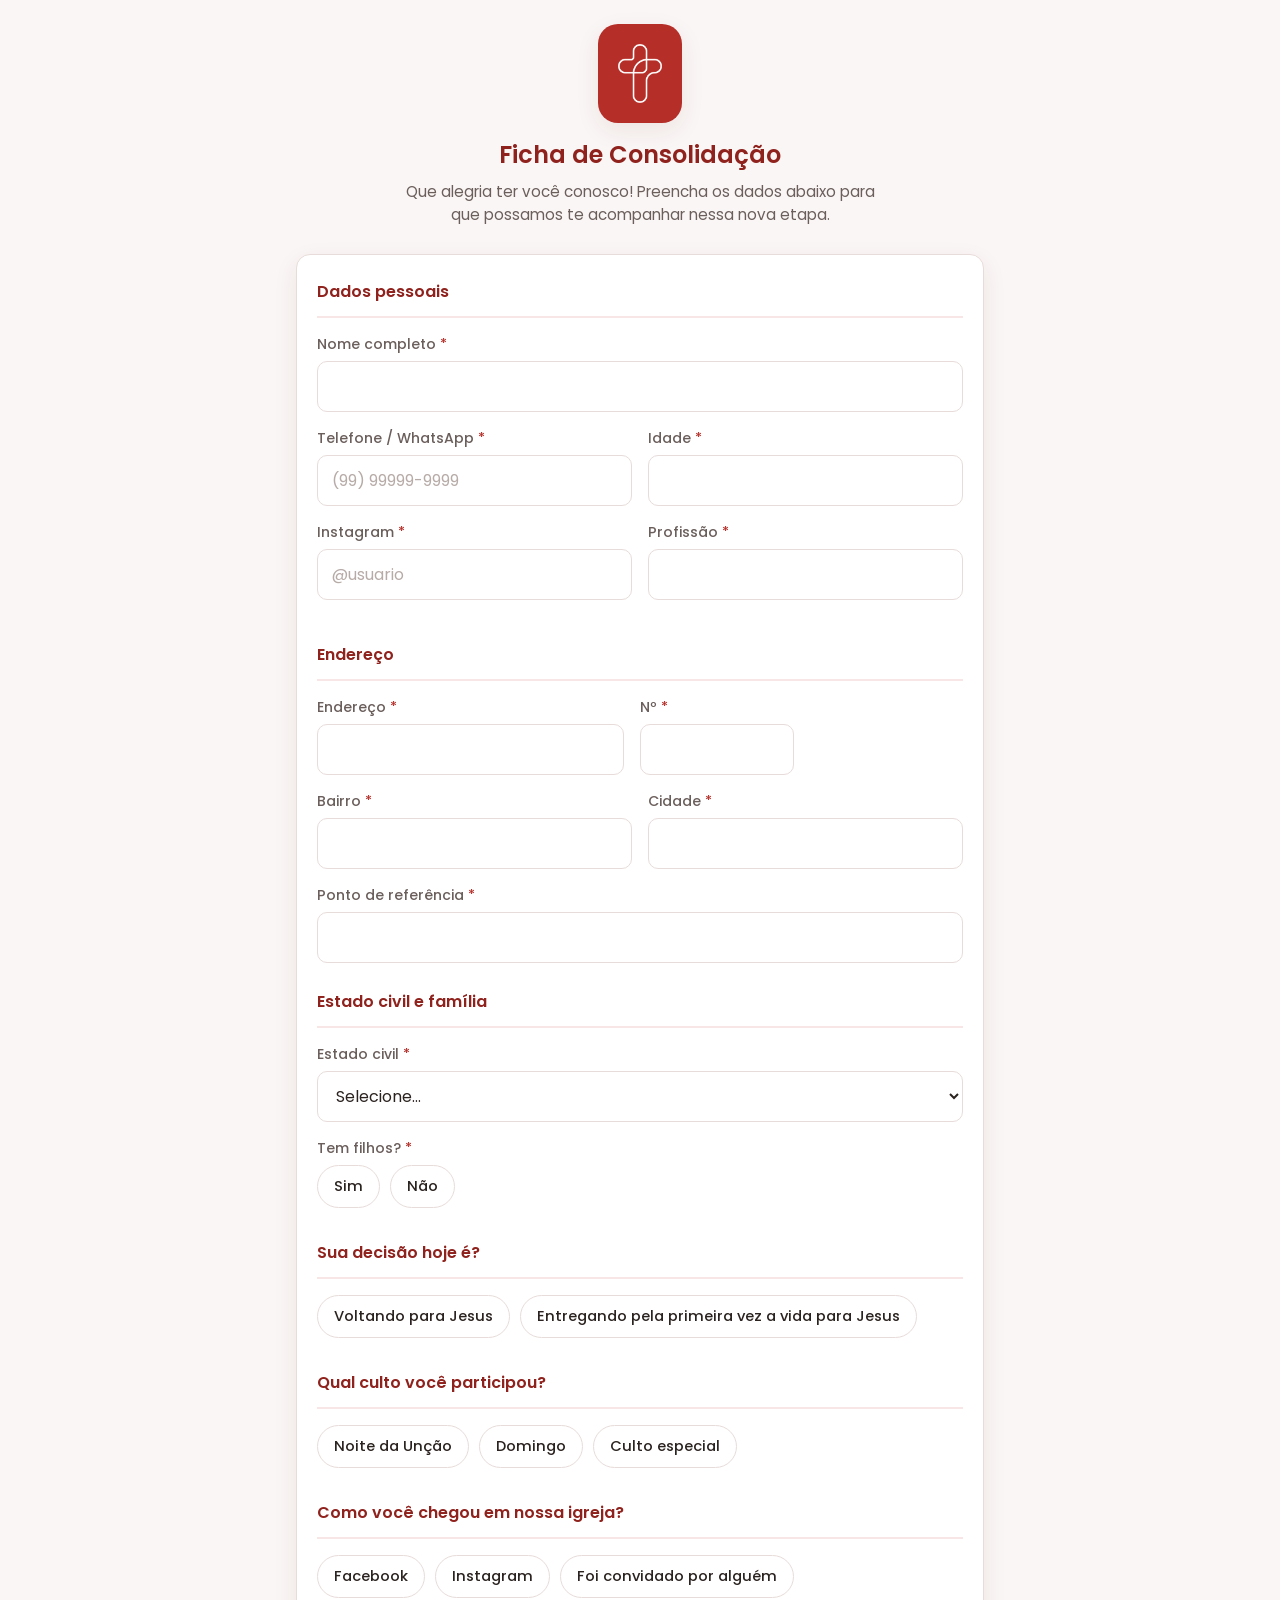
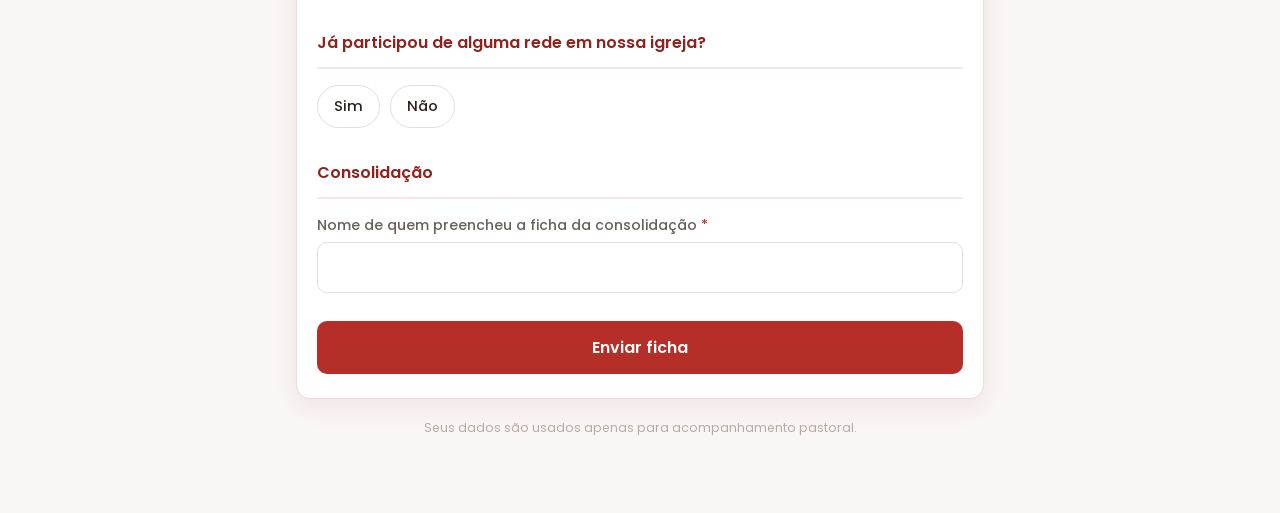
<file: index.html>
<!DOCTYPE html>
<html lang="pt-BR">
<head>
<meta charset="UTF-8">
<meta name="versao-site" content="2026-11-05.3">
<meta name="viewport" content="width=device-width, initial-scale=1.0">
<title>Ficha de Consolidação | Novos Convertidos</title>
<link rel="icon" href="assets/logo.png">
<link rel="preconnect" href="https://fonts.googleapis.com">
<link href="https://fonts.googleapis.com/css2?family=Poppins:wght@400;500;600;700&display=swap" rel="stylesheet">
<link rel="stylesheet" href="css/style.css?v=2026-11-05.3">
</head>
<body>

<div class="page">
  <div class="header">
    <img class="logo" src="assets/logo.png" alt="Logo da igreja">
    <h1>Ficha de Consolidação</h1>
    <p>Que alegria ter você conosco! Preencha os dados abaixo para que possamos te acompanhar nessa nova etapa.</p>
  </div>

  <div class="card" id="form-card">
    <div class="form-error-banner" id="form-error-banner">Verifique os campos destacados abaixo antes de continuar.</div>

    <form id="ficha-form" novalidate>

      <fieldset>
        <legend>Dados pessoais</legend>

        <div class="field">
          <label for="nome_completo">Nome completo <span class="req">*</span></label>
          <input type="text" id="nome_completo" name="nome_completo" required autocomplete="name">
          <div class="error-text">Informe o nome completo.</div>
        </div>

        <div class="row cols-2">
          <div class="field">
            <label for="telefone">Telefone / WhatsApp <span class="req">*</span></label>
            <input type="tel" id="telefone" name="telefone" placeholder="(99) 99999-9999" required inputmode="numeric">
            <div class="error-text">Informe o celular com DDD e o 9 na frente. Ex: (11) 98765-4321</div>
          </div>
          <div class="field">
            <label for="idade">Idade <span class="req">*</span></label>
            <input type="number" id="idade" name="idade" min="0" max="120" required inputmode="numeric">
            <div class="error-text">Informe a idade.</div>
          </div>
        </div>

        <div class="row cols-2">
          <div class="field">
            <label for="instagram">Instagram <span class="req">*</span></label>
            <input type="text" id="instagram" name="instagram" placeholder="@usuario" required>
            <div class="error-text">Informe o Instagram.</div>
          </div>
          <div class="field">
            <label for="profissao">Profissão <span class="req">*</span></label>
            <input type="text" id="profissao" name="profissao" required>
            <div class="error-text">Informe a profissão.</div>
          </div>
        </div>
      </fieldset>

      <fieldset>
        <legend>Endereço</legend>

        <div class="row cols-3">
          <div class="field">
            <label for="endereco">Endereço <span class="req">*</span></label>
            <input type="text" id="endereco" name="endereco" required>
            <div class="error-text">Informe o endereço.</div>
          </div>
          <div class="field">
            <label for="numero">Nº <span class="req">*</span></label>
            <input type="text" id="numero" name="numero" inputmode="numeric" required>
            <div class="error-text">Informe o número.</div>
          </div>
        </div>

        <div class="row cols-2">
          <div class="field">
            <label for="bairro">Bairro <span class="req">*</span></label>
            <input type="text" id="bairro" name="bairro" required>
            <div class="error-text">Informe o bairro.</div>
          </div>
          <div class="field">
            <label for="cidade">Cidade <span class="req">*</span></label>
            <input type="text" id="cidade" name="cidade" required>
            <div class="error-text">Informe a cidade.</div>
          </div>
        </div>

        <div class="field">
          <label for="ponto_referencia">Ponto de referência <span class="req">*</span></label>
          <input type="text" id="ponto_referencia" name="ponto_referencia" required>
          <div class="error-text">Informe o ponto de referência.</div>
        </div>
      </fieldset>

      <fieldset>
        <legend>Estado civil e família</legend>

        <div class="field">
          <label for="estado_civil">Estado civil <span class="req">*</span></label>
          <select id="estado_civil" name="estado_civil" required>
            <option value="" disabled selected>Selecione...</option>
            <option value="Solteiro(a)">Solteiro(a)</option>
            <option value="Casado(a)">Casado(a)</option>
            <option value="União estável">União estável</option>
            <option value="Viúvo(a)">Viúvo(a)</option>
            <option value="Divorciado(a)">Divorciado(a)</option>
          </select>
          <div class="error-text">Selecione o estado civil.</div>
        </div>

        <div class="field">
          <label>Tem filhos? <span class="req">*</span></label>
          <div class="choice-group" data-radio-group="tem_filhos">
            <label class="choice">
              <input type="radio" name="tem_filhos" value="Sim" required>
              <span>Sim</span>
            </label>
            <label class="choice">
              <input type="radio" name="tem_filhos" value="Não">
              <span>Não</span>
            </label>
          </div>
          <div class="error-text">Selecione uma opção.</div>

          <div class="conditional" id="cond-quantos-filhos">
            <div class="field">
              <label for="quantos_filhos">Quantos? <span class="req">*</span></label>
              <input type="number" id="quantos_filhos" name="quantos_filhos" min="1" max="30" inputmode="numeric">
              <div class="error-text">Informe quantos filhos.</div>
            </div>
          </div>
        </div>
      </fieldset>

      <fieldset>
        <legend>Sua decisão hoje é?</legend>

        <div class="field">
          <div class="choice-group" data-radio-group="decisao">
            <label class="choice">
              <input type="radio" name="decisao" value="Voltando para Jesus" required>
              <span>Voltando para Jesus</span>
            </label>
            <label class="choice">
              <input type="radio" name="decisao" value="Entregando pela primeira vez a vida para Jesus">
              <span>Entregando pela primeira vez a vida para Jesus</span>
            </label>
          </div>
          <div class="error-text">Selecione uma opção.</div>
        </div>
      </fieldset>

      <fieldset>
        <legend>Qual culto você participou?</legend>

        <div class="field">
          <div class="choice-group" data-radio-group="culto">
            <label class="choice">
              <input type="radio" name="culto" value="Noite da Unção" required>
              <span>Noite da Unção</span>
            </label>
            <label class="choice">
              <input type="radio" name="culto" value="Domingo">
              <span>Domingo</span>
            </label>
            <label class="choice">
              <input type="radio" name="culto" value="Culto especial">
              <span>Culto especial</span>
            </label>
          </div>
          <div class="error-text">Selecione uma opção.</div>

          <div class="conditional" id="cond-culto-uncao">
            <div class="field">
              <label>Qual dia?</label>
              <div class="choice-group" data-radio-group="dia_uncao">
                <label class="choice">
                  <input type="radio" name="dia_uncao" value="Quarta">
                  <span>Quarta</span>
                </label>
                <label class="choice">
                  <input type="radio" name="dia_uncao" value="Quinta">
                  <span>Quinta</span>
                </label>
              </div>
              <div class="error-text">Selecione o dia.</div>
            </div>
          </div>

          <div class="conditional" id="cond-culto-domingo">
            <div class="field">
              <label>Qual horário?</label>
              <div class="choice-group" data-radio-group="horario_domingo">
                <label class="choice">
                  <input type="radio" name="horario_domingo" value="10h">
                  <span>10h</span>
                </label>
                <label class="choice">
                  <input type="radio" name="horario_domingo" value="16h">
                  <span>16h</span>
                </label>
                <label class="choice">
                  <input type="radio" name="horario_domingo" value="19h">
                  <span>19h</span>
                </label>
              </div>
              <div class="error-text">Selecione o horário.</div>
            </div>
          </div>

          <div class="conditional" id="cond-culto-especial">
            <div class="field">
              <label>Qual culto?</label>
              <div class="choice-group" data-radio-group="opcao_culto_especial">
                <label class="choice">
                  <input type="radio" name="opcao_culto_especial" value="Volta de ECD">
                  <span>Volta de ECD</span>
                </label>
                <label class="choice">
                  <input type="radio" name="opcao_culto_especial" value="Celebração de Redes">
                  <span>Celebração de Redes</span>
                </label>
                <label class="choice">
                  <input type="radio" name="opcao_culto_especial" value="Topo">
                  <span>Topo</span>
                </label>
                <label class="choice">
                  <input type="radio" name="opcao_culto_especial" value="Batismo">
                  <span>Batismo</span>
                </label>
                <label class="choice">
                  <input type="radio" name="opcao_culto_especial" value="Outros">
                  <span>Outros</span>
                </label>
              </div>
              <div class="error-text">Selecione qual foi o culto.</div>
            </div>

            <div class="conditional" id="cond-culto-especial-outros">
              <div class="field">
                <label for="qual_culto_especial">Qual?</label>
                <input type="text" id="qual_culto_especial" name="qual_culto_especial" placeholder="Ex: Culto de aniversário da igreja">
                <div class="error-text">Informe qual foi o culto.</div>
              </div>
            </div>
          </div>
        </div>
      </fieldset>

      <fieldset>
        <legend>Como você chegou em nossa igreja?</legend>

        <div class="field">
          <div class="choice-group" data-radio-group="como_chegou">
            <label class="choice">
              <input type="radio" name="como_chegou" value="Facebook" required>
              <span>Facebook</span>
            </label>
            <label class="choice">
              <input type="radio" name="como_chegou" value="Instagram">
              <span>Instagram</span>
            </label>
            <label class="choice">
              <input type="radio" name="como_chegou" value="Foi convidado por alguém">
              <span>Foi convidado por alguém</span>
            </label>
          </div>
          <div class="error-text">Selecione uma opção.</div>

          <div class="conditional" id="cond-quem-convidou">
            <div class="field">
              <label for="quem_convidou">Quem te convidou? <span class="req">*</span></label>
              <input type="text" id="quem_convidou" name="quem_convidou">
              <div class="error-text">Informe quem te convidou.</div>
            </div>
          </div>
        </div>
      </fieldset>

      <fieldset>
        <legend>Já participou de alguma rede em nossa igreja?</legend>

        <div class="field">
          <div class="choice-group" data-radio-group="participou_rede">
            <label class="choice">
              <input type="radio" name="participou_rede" value="Sim" required>
              <span>Sim</span>
            </label>
            <label class="choice">
              <input type="radio" name="participou_rede" value="Não">
              <span>Não</span>
            </label>
          </div>
          <div class="error-text">Selecione uma opção.</div>

          <div class="conditional" id="cond-qual-rede">
            <div class="field">
              <label for="qual_rede">Qual? <span class="req">*</span></label>
              <input type="text" id="qual_rede" name="qual_rede">
              <div class="error-text">Informe qual rede.</div>
            </div>
          </div>
        </div>
      </fieldset>

      <fieldset>
        <legend>Consolidação</legend>

        <div class="field">
          <label for="preenchido_por">Nome de quem preencheu a ficha da consolidação <span class="req">*</span></label>
          <input type="text" id="preenchido_por" name="preenchido_por" required>
          <div class="error-text">Informe o nome de quem preencheu a ficha.</div>
        </div>
      </fieldset>

      <div class="submit-row">
        <button type="submit" class="btn btn-primary" id="submit-btn">Enviar ficha</button>
      </div>
    </form>

    <div class="success-screen" id="success-screen">
      <div class="icon">&#10003;</div>
      <h2>Ficha enviada com sucesso!</h2>
      <p>Obrigado por preencher os dados. A equipe de consolidação já pode acompanhar essa pessoa.</p>
      <button class="btn btn-secondary" id="new-form-btn">Preencher nova ficha</button>
    </div>

    <div class="success-screen closed-screen" id="closed-screen">
      <div class="icon">&#128274;</div>
      <h2>Fichas fechadas no momento</h2>
      <p>As fichas só podem ser enviadas durante os cultos.<br><strong id="closed-horarios"></strong></p>
      <button class="btn btn-secondary" id="closed-retry-btn">Verificar novamente</button>
    </div>
  </div>

  <p class="footer-note">Seus dados são usados apenas para acompanhamento pastoral.</p>
</div>

<div class="toast" id="toast"></div>

<script src="js/config.js?v=2026-11-05.3"></script>
<script src="js/form.js?v=2026-11-05.3"></script>
<script src="js/atualizacao.js?v=2026-11-05.3"></script>
</body>
</html>
</file>
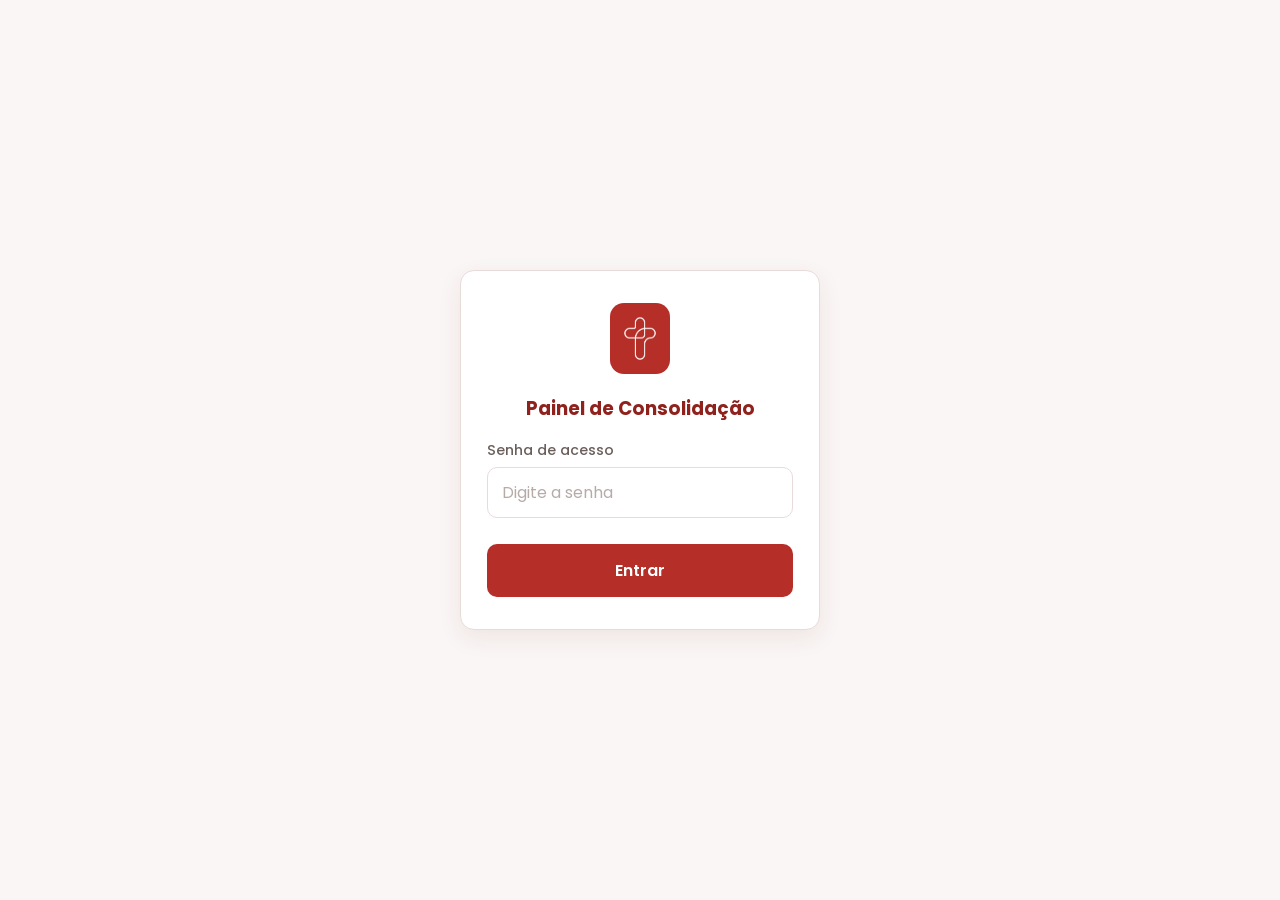
<file: painel.html>
<!DOCTYPE html>
<html lang="pt-BR">
<head>
<meta charset="UTF-8">
<meta name="versao-site" content="2026-11-05.3">
<meta name="viewport" content="width=device-width, initial-scale=1.0">
<title>Painel de Consolidação</title>
<link rel="icon" href="assets/logo.png">
<link rel="preconnect" href="https://fonts.googleapis.com">
<link href="https://fonts.googleapis.com/css2?family=Poppins:wght@400;500;600;700&display=swap" rel="stylesheet">
<link rel="stylesheet" href="css/style.css?v=2026-11-05.3">
</head>
<body>

<!-- TELA DE LOGIN -->
<div class="login-screen" id="login-screen">
  <div class="login-card">
    <img src="assets/logo.png" alt="Logo">
    <h1>Painel de Consolidação</h1>
    <div class="field" style="text-align:left">
      <label for="senha">Senha de acesso</label>
      <input type="password" id="senha" placeholder="Digite a senha">
      <div class="error-text" id="login-error">Senha incorreta. Tente novamente.</div>
    </div>
    <button class="btn btn-primary" id="login-btn" style="margin-top:10px">Entrar</button>
  </div>
</div>

<!-- PAINEL -->
<div class="page" id="painel-screen" style="display:none; max-width: 1080px;">
  <div class="topbar">
    <div class="brand">
      <img src="assets/logo.png" alt="Logo">
      <h1>Painel de Consolidação</h1>
    </div>
    <div class="topbar-actions">
      <span class="perfil-badge" id="perfil-badge"></span>
      <button class="btn btn-secondary" id="logout-btn">Sair</button>
    </div>
  </div>

  <div class="fichas-status" id="fichas-status" style="display:none">
    <div>
      <span id="fichas-status-texto"></span>
      <div class="fichas-status-horarios" id="fichas-status-horarios"></div>
    </div>
    <div class="fichas-status-acoes">
      <button class="btn btn-secondary btn-sm admin-only" id="horarios-btn">⚙️ Horários dos cultos</button>
      <select class="liberar-horas admin-only" id="liberar-horas" title="Por quanto tempo liberar as fichas">
        <option value="1">1 hora</option>
        <option value="2">2 horas</option>
        <option value="3">3 horas</option>
        <option value="4" selected>4 horas</option>
        <option value="5">5 horas</option>
        <option value="6">6 horas</option>
        <option value="8">8 horas</option>
        <option value="10">10 horas</option>
        <option value="12">12 horas</option>
      </select>
      <button class="btn btn-primary btn-sm admin-only" id="liberar-fichas-btn">🔓 Liberar fichas</button>
      <button class="btn btn-secondary btn-sm admin-only" id="encerrar-liberacao-btn">🔒 Encerrar liberação</button>
    </div>
  </div>

  <div class="stats-row" id="stats-row">
    <div class="stat-card"><div class="num" id="stat-total">–</div><div class="label">Fichas cadastradas</div></div>
    <div class="stat-card"><div class="num" id="stat-primeira">–</div><div class="label">1ª vez com Jesus</div></div>
    <div class="stat-card"><div class="num" id="stat-voltando">–</div><div class="label">Voltando para Jesus</div></div>
    <div class="stat-card"><div class="num" id="stat-pendentes">–</div><div class="label">Pendentes de encaminhar</div></div>
  </div>

  <div class="toolbar">
   <div class="toolbar-row">
    <select id="filter-dia" class="filter-dia" title="Dia de cadastro das fichas">
      <option value="hoje">Hoje</option>
      <option value="">Todas as datas</option>
    </select>
    <input type="text" id="search-input" placeholder="🔍 Nome, bairro ou telefone">
    <select id="filter-decisao">
      <option value="">Todas as decisões</option>
      <option value="Voltando para Jesus">Voltando para Jesus</option>
      <option value="Entregando pela primeira vez a vida para Jesus">1ª vez com Jesus</option>
    </select>
    <select id="filter-rede">
      <option value="">Todos (rede)</option>
      <option value="pendente">Pendente de encaminhar</option>
      <option value="feito">Já encaminhado</option>
    </select>
   </div>
   <div class="toolbar-row">
    <select id="filter-categoria">
      <option value="">Todas (categoria)</option>
      <option value="Eles">Eles</option>
      <option value="Elas">Elas</option>
      <option value="Topo">Topo</option>
    </select>
    <select id="filter-mes">
      <option value="">Todos os meses</option>
    </select>
    <div class="filtro-idade" title="Filtrar por faixa de idade">
      <span>Idade</span>
      <input type="number" id="filter-idade-min" min="0" max="120" placeholder="de" inputmode="numeric">
      <span>a</span>
      <input type="number" id="filter-idade-max" min="0" max="120" placeholder="até" inputmode="numeric">
    </div>
    <button class="btn btn-secondary" id="limpar-filtros-btn" title="Tirar todos os filtros e mostrar todas as fichas">✕ Limpar</button>
    <button class="btn btn-secondary" id="refresh-btn">↻ Atualizar</button>
    <button class="btn btn-primary" id="report-btn" title="Gerar relatório PDF com as fichas da tabela">📄 Relatório PDF</button>
   </div>
  </div>

  <div class="bulk-bar" id="bulk-bar" style="display:none">
    <span id="bulk-count">0 selecionada(s)</span>
    <button class="btn btn-primary btn-sm" id="bulk-pdf-btn">⬇ Gerar fichas individuais (PDF)</button>
    <button class="btn btn-danger btn-sm admin-only" id="bulk-delete-btn">🗑 Excluir selecionadas</button>
    <button class="btn btn-secondary btn-sm" id="bulk-clear-btn">Cancelar seleção</button>
  </div>

  <div class="table-wrap">
    <div class="table-scroll">
      <table id="fichas-table">
        <thead>
          <tr>
            <th class="col-check"><input type="checkbox" id="select-all-checkbox"></th>
            <th class="sortable" data-sort="data">Data</th>
            <th class="sortable" data-sort="nome">Nome</th>
            <th class="sortable" data-sort="idade">Idade</th>
            <th class="sortable" data-sort="telefone">Telefone</th>
            <th class="sortable" data-sort="bairro">Bairro</th>
            <th class="sortable" data-sort="decisao">Decisão</th>
            <th class="sortable" data-sort="culto">Culto</th>
            <th class="sortable" data-sort="rede">Rede</th>
            <th class="col-pdf">PDF</th>
          </tr>
        </thead>
        <tbody id="fichas-tbody"></tbody>
      </table>
    </div>
    <div class="empty-state" id="empty-state" style="display:none">Nenhuma ficha encontrada.</div>
    <div class="table-total" id="table-total"></div>
  </div>
</div>

<!-- MODAL DE DETALHES -->
<div class="modal-overlay" id="modal-overlay">
  <div class="modal">
    <div class="modal-header">
      <h2 id="modal-nome">Detalhes da ficha</h2>
      <div class="modal-header-actions">
        <button class="btn btn-secondary btn-sm" id="modal-pdf-btn">⬇ Exportar PDF</button>
        <button class="btn btn-danger btn-sm admin-only" id="modal-delete-btn">🗑 Excluir</button>
        <button class="modal-close" id="modal-close">&times;</button>
      </div>
    </div>
    <div class="detail-grid" id="modal-detail-grid"></div>

    <div class="rede-box">
      <label for="modal-rede-input">Encaminhado(a) à rede</label>
      <p class="hint" style="margin-top:-2px; margin-bottom:10px;">Preenchido pela pessoa responsável pela consolidação.</p>
      <div class="rede-row">
        <input type="text" id="modal-rede-input" placeholder="Ex: Rede Jovens - Célula Central">
        <select id="modal-rede-categoria">
          <option value="">Categoria</option>
          <option value="Eles">Eles</option>
          <option value="Elas">Elas</option>
          <option value="Topo">Topo</option>
        </select>
      </div>
      <button class="btn btn-primary" id="modal-save-btn" style="margin-top:12px">Salvar</button>
    </div>
  </div>
</div>

<!-- MODAL DE HORÁRIOS DOS CULTOS (Administrador) -->
<div class="modal-overlay" id="horarios-overlay">
  <div class="modal">
    <div class="modal-header">
      <h2>Horários dos cultos</h2>
      <div class="modal-header-actions">
        <button class="modal-close" id="horarios-close">&times;</button>
      </div>
    </div>
    <p class="hint" style="margin-top:-6px">A ficha só aceita envios entre o início e o fim de cada culto. Se o fim ficar vazio, ela fica aberta pelas horas padrão.</p>

    <label class="check-line">
      <input type="checkbox" id="horarios-bloqueio">
      Bloquear fichas fora do horário dos cultos
    </label>

    <div class="field" style="margin-top:14px">
      <label for="horarios-horas">Horas padrão (para cultos sem horário final)</label>
      <input type="number" id="horarios-horas" min="1" max="12" step="0.5" style="max-width:120px">
    </div>

    <div id="horarios-lista"></div>
    <button class="btn btn-secondary btn-sm" id="horarios-add" style="width:auto">+ Adicionar culto</button>

    <button class="btn btn-primary" id="horarios-salvar" style="margin-top:18px">Salvar horários</button>
  </div>
</div>

<div class="toast" id="toast"></div>

<script src="js/config.js?v=2026-11-05.3"></script>
<script src="js/painel.js?v=2026-11-05.3"></script>
<script src="js/atualizacao.js?v=2026-11-05.3"></script>
</body>
</html>
</file>
<file: css/style.css>
:root {
  --primary: #b52e28;
  --primary-dark: #8f221d;
  --primary-light: #f7e6e5;
  --primary-lighter: #fbf3f2;
  --ink: #2b2320;
  --ink-soft: #6b5f5c;
  --border: #e7dcda;
  --success: #2f7d4f;
  --success-bg: #e9f5ee;
  --danger: #c0392b;
  --radius: 14px;
  --shadow: 0 8px 24px rgba(90, 30, 25, 0.08);
  font-size: 16px;
}

* { box-sizing: border-box; }

html, body {
  margin: 0;
  padding: 0;
  background: #faf6f5;
  color: var(--ink);
  font-family: 'Poppins', -apple-system, BlinkMacSystemFont, 'Segoe UI', Roboto, Arial, sans-serif;
  -webkit-font-smoothing: antialiased;
}

.page {
  max-width: 720px;
  margin: 0 auto;
  padding: 24px 16px 64px;
}

.header {
  display: flex;
  flex-direction: column;
  align-items: center;
  text-align: center;
  gap: 8px;
  margin-bottom: 28px;
}

.header img.logo {
  width: 84px;
  height: auto;
  background: var(--primary);
  padding: 14px;
  border-radius: 20px;
  box-shadow: var(--shadow);
  margin-bottom: 6px;
}

.header h1 {
  margin: 0;
  font-size: 1.5rem;
  font-weight: 600;
  color: var(--primary-dark);
}

.header p {
  margin: 0;
  color: var(--ink-soft);
  font-size: 0.95rem;
  max-width: 480px;
}

.card {
  background: #fff;
  border-radius: var(--radius);
  box-shadow: var(--shadow);
  border: 1px solid var(--border);
  padding: 24px 20px;
}

fieldset {
  border: none;
  padding: 0;
  margin: 0 0 26px;
}

fieldset:last-of-type { margin-bottom: 0; }

legend {
  font-weight: 600;
  color: var(--primary-dark);
  font-size: 1rem;
  padding: 0 0 12px;
  width: 100%;
  border-bottom: 2px solid var(--primary-light);
  margin-bottom: 16px;
}

.field {
  margin-bottom: 16px;
}

.field:last-child { margin-bottom: 0; }

.row {
  display: grid;
  grid-template-columns: 1fr;
  gap: 16px;
}

@media (min-width: 560px) {
  .row.cols-2 { grid-template-columns: 1fr 1fr; }
  .row.cols-3 { grid-template-columns: 2fr 1fr 1fr; }
}

label {
  display: block;
  font-size: 0.88rem;
  font-weight: 500;
  color: var(--ink-soft);
  margin-bottom: 6px;
}

label .req { color: var(--primary); }

input[type="text"],
input[type="tel"],
input[type="number"],
input[type="password"],
select,
textarea {
  width: 100%;
  padding: 12px 14px;
  border: 1.5px solid var(--border);
  border-radius: 10px;
  font-size: 1rem;
  font-family: inherit;
  color: var(--ink);
  background: #fff;
  transition: border-color 0.15s ease, box-shadow 0.15s ease;
}

input:focus, select:focus, textarea:focus {
  outline: none;
  border-color: var(--primary);
  box-shadow: 0 0 0 3px var(--primary-light);
}

input::placeholder { color: #b7aba7; }

.choice-group {
  display: flex;
  flex-wrap: wrap;
  gap: 10px;
}

.choice {
  position: relative;
}

.choice input {
  position: absolute;
  opacity: 0;
  width: 100%;
  height: 100%;
  margin: 0;
  cursor: pointer;
}

.choice span {
  display: inline-flex;
  align-items: center;
  padding: 10px 16px;
  border: 1.5px solid var(--border);
  border-radius: 999px;
  font-size: 0.92rem;
  color: var(--ink);
  background: #fff;
  cursor: pointer;
  transition: all 0.15s ease;
  user-select: none;
}

.choice input:checked + span {
  background: var(--primary);
  border-color: var(--primary);
  color: #fff;
  font-weight: 500;
}

.choice input:focus-visible + span {
  box-shadow: 0 0 0 3px var(--primary-light);
}

.conditional {
  margin-top: 12px;
  padding-left: 2px;
  display: none;
}

.conditional.show { display: block; }

.hint {
  font-size: 0.8rem;
  color: var(--ink-soft);
  margin-top: 4px;
}

.btn {
  appearance: none;
  border: none;
  border-radius: 10px;
  padding: 14px 22px;
  font-size: 1rem;
  font-weight: 600;
  font-family: inherit;
  cursor: pointer;
  transition: background 0.15s ease, transform 0.05s ease;
}

.btn-primary {
  background: var(--primary);
  color: #fff;
  width: 100%;
}

.btn-primary:hover { background: var(--primary-dark); }
.btn-primary:active { transform: scale(0.99); }
.btn-primary:disabled { background: #cbb6b4; cursor: not-allowed; }

.btn-secondary {
  background: #fff;
  color: var(--primary-dark);
  border: 1.5px solid var(--border);
}
.btn-secondary:hover { border-color: var(--primary); }

.btn-danger {
  background: #fff;
  color: var(--danger);
  border: 1.5px solid #f0c9c4;
}
.btn-danger:hover { background: var(--danger); color: #fff; border-color: var(--danger); }

.submit-row {
  margin-top: 28px;
}

.error-text {
  color: var(--danger);
  font-size: 0.82rem;
  margin-top: 5px;
  display: none;
}

.field.invalid input,
.field.invalid select {
  border-color: var(--danger);
}
.field.invalid .error-text { display: block; }

.form-error-banner {
  display: none;
  background: #fdeceb;
  border: 1px solid #f2c4bf;
  color: var(--danger);
  padding: 12px 14px;
  border-radius: 10px;
  font-size: 0.9rem;
  margin-bottom: 18px;
}
.form-error-banner.show { display: block; }

.success-screen {
  display: none;
  text-align: center;
  padding: 40px 20px;
}
.success-screen.show { display: block; }
.success-screen .icon {
  width: 64px;
  height: 64px;
  border-radius: 50%;
  background: var(--success-bg);
  color: var(--success);
  display: flex;
  align-items: center;
  justify-content: center;
  margin: 0 auto 18px;
  font-size: 2rem;
}
.success-screen h2 {
  color: var(--primary-dark);
  margin: 0 0 8px;
}
.success-screen p {
  color: var(--ink-soft);
  margin: 0 0 24px;
}
.closed-screen .icon {
  background: var(--primary-lighter);
  color: var(--primary-dark);
}
.closed-screen strong { color: var(--primary-dark); }

.footer-note {
  text-align: center;
  font-size: 0.78rem;
  color: #b7aba7;
  margin-top: 20px;
}

/* Painel administrativo */
.topbar {
  display: flex;
  align-items: center;
  justify-content: space-between;
  gap: 12px;
  margin-bottom: 24px;
  flex-wrap: wrap;
}
.topbar .brand {
  display: flex;
  align-items: center;
  gap: 12px;
}
.topbar .brand img {
  width: 40px;
  background: var(--primary);
  border-radius: 10px;
  padding: 6px;
}
.topbar h1 {
  font-size: 1.2rem;
  margin: 0;
  color: var(--primary-dark);
}

.stats-row {
  display: grid;
  grid-template-columns: repeat(2, 1fr);
  gap: 12px;
  margin-bottom: 20px;
}
@media (min-width: 640px) {
  .stats-row { grid-template-columns: repeat(4, 1fr); }
}
.stat-card {
  background: #fff;
  border: 1px solid var(--border);
  border-radius: var(--radius);
  padding: 16px;
  text-align: center;
}
.stat-card .num {
  font-size: 1.6rem;
  font-weight: 700;
  color: var(--primary);
}
.stat-card .label {
  font-size: 0.78rem;
  color: var(--ink-soft);
  margin-top: 2px;
}

.toolbar {
  display: flex;
  flex-direction: column;
  gap: 10px;
  margin-bottom: 16px;
}
/* Duas linhas alinhadas: filtros principais em cima; categoria, mês, idade e
   os botões embaixo. Em telas estreitas, cada linha quebra normalmente. */
.toolbar-row {
  display: flex;
  gap: 10px;
  flex-wrap: wrap;
  align-items: stretch;
}
.toolbar input, .toolbar select {
  flex: 1 1 150px;
  min-width: 0;
}
.toolbar #search-input { flex: 1.3 1 200px; }
.toolbar .filter-dia {
  flex: 1.3 1 250px;
  font-weight: 600;
  border-color: var(--primary-light);
  color: var(--primary-dark);
}
.toolbar .filtro-idade {
  display: flex;
  align-items: center;
  gap: 6px;
  flex: 0 1 auto;
  font-size: 0.85rem;
  font-weight: 600;
  color: var(--ink-soft);
}
.toolbar .filtro-idade input { width: 76px; flex: 0 0 76px; padding: 10px 8px; }
.table-total {
  border-top: 1px solid var(--border);
  padding: 12px 16px;
  text-align: right;
  font-weight: 700;
  color: var(--primary-dark);
  background: var(--primary-lighter);
}
.toolbar .btn {
  width: auto;
  flex: 0 0 auto;
  white-space: nowrap;
  padding: 10px 16px;
  font-size: 0.92rem;
}

.table-wrap {
  background: #fff;
  border: 1px solid var(--border);
  border-radius: var(--radius);
  overflow: hidden;
  box-shadow: var(--shadow);
}

table {
  width: 100%;
  border-collapse: collapse;
  font-size: 0.9rem;
}

thead th {
  text-align: left;
  background: var(--primary-lighter);
  color: var(--primary-dark);
  padding: 12px 14px;
  font-weight: 600;
  white-space: nowrap;
  position: sticky;
  top: 0;
}

th.sortable {
  cursor: pointer;
  user-select: none;
}
th.sortable:hover { text-decoration: underline; }
th.sortable::after {
  content: ' ↕';
  opacity: 0.35;
  font-size: 0.8em;
}
th.sortable.sort-asc::after { content: ' ▲'; opacity: 1; }
th.sortable.sort-desc::after { content: ' ▼'; opacity: 1; }

tbody td {
  padding: 12px 14px;
  border-top: 1px solid var(--border);
  vertical-align: middle;
}

tbody tr {
  cursor: pointer;
  transition: background 0.1s ease;
}
tbody tr:hover { background: var(--primary-lighter); }

.tag {
  display: inline-block;
  padding: 3px 10px;
  border-radius: 999px;
  font-size: 0.75rem;
  font-weight: 600;
}
.tag.pending { background: #fdf1d6; color: #93690a; }
.tag.done { background: var(--success-bg); color: var(--success); }
.col-pdf { width: 1%; text-align: center; white-space: nowrap; }
.row-pdf-btn {
  background: #fff;
  border: 1.5px solid var(--border);
  border-radius: 8px;
  padding: 5px 9px;
  font-size: 0.8rem;
  font-weight: 600;
  font-family: inherit;
  color: var(--primary-dark);
  cursor: pointer;
}
.row-pdf-btn:hover { border-color: var(--primary); background: var(--primary-lighter); }
.tag.dup { background: #fde8e6; color: #b3261e; margin-left: 4px; white-space: nowrap; }

.table-scroll {
  overflow-x: auto;
}

.col-check {
  width: 36px;
}

td.col-check {
  width: 36px;
}

.bulk-bar {
  display: flex;
  align-items: center;
  gap: 12px;
  background: var(--primary-lighter);
  border: 1px solid var(--primary-light);
  border-radius: var(--radius);
  padding: 10px 14px;
  margin-bottom: 12px;
  font-size: 0.9rem;
  color: var(--primary-dark);
  font-weight: 600;
}
.bulk-bar .btn { width: auto; flex: 0 0 auto; }
.bulk-bar { flex-wrap: wrap; }

.fichas-status {
  display: flex;
  align-items: center;
  justify-content: space-between;
  flex-wrap: wrap;
  gap: 10px 16px;
  background: #fff;
  border: 1px solid var(--border);
  border-radius: var(--radius);
  padding: 12px 16px;
  margin-bottom: 16px;
  font-weight: 600;
  color: var(--ink);
}
.fichas-status.aberto { border-color: var(--success); background: var(--success-bg); color: var(--success); }
.fichas-status.fechado { border-color: var(--primary-light); background: var(--primary-lighter); color: var(--primary-dark); }
.fichas-status-acoes { display: flex; gap: 8px; flex-wrap: wrap; }
.fichas-status-acoes .btn { width: auto; }
.fichas-status-acoes .liberar-horas { width: auto; padding: 7px 10px; font-size: 0.82rem; }
.fichas-status-horarios { font-size: 0.8rem; font-weight: 500; opacity: 0.85; margin-top: 3px; }

/* Editor de horários dos cultos */
.check-line { display: flex; align-items: center; gap: 8px; font-weight: 600; color: var(--ink); cursor: pointer; }
.check-line input { width: 18px; height: 18px; accent-color: var(--primary); }
.culto-item {
  border: 1px solid var(--border);
  border-radius: 10px;
  padding: 12px;
  margin-bottom: 10px;
}
.culto-linha { display: flex; gap: 8px; align-items: center; }
.culto-linha input[type="text"] { flex: 1 1 auto; padding: 9px 12px; font-size: 0.92rem; }
.culto-horas {
  display: flex;
  flex-wrap: wrap;
  align-items: center;
  gap: 8px 14px;
  margin-top: 10px;
}
.culto-horas label {
  display: inline-flex;
  align-items: center;
  gap: 6px;
  margin: 0;
  font-size: 0.82rem;
}
.culto-horas .hint-fim { font-size: 0.75rem; color: var(--ink-soft); }
.culto-item input[type="time"] {
  flex: 0 0 auto;
  padding: 8px 10px;
  border: 1.5px solid var(--border);
  border-radius: 10px;
  font-family: inherit;
  font-size: 0.92rem;
  color: var(--ink);
}
.culto-remover {
  flex: 0 0 auto;
  background: none;
  border: none;
  color: var(--ink-soft);
  font-size: 1.2rem;
  cursor: pointer;
  padding: 4px 6px;
}
.culto-remover:hover { color: var(--danger); }
.culto-dias { display: flex; flex-wrap: wrap; gap: 6px; margin-top: 10px; }
.culto-dias label {
  display: inline-flex;
  align-items: center;
  margin: 0;
  padding: 5px 10px;
  border: 1.5px solid var(--border);
  border-radius: 999px;
  font-size: 0.8rem;
  cursor: pointer;
  user-select: none;
}
.culto-dias input { display: none; }
.culto-dias label:has(input:checked) {
  background: var(--primary);
  border-color: var(--primary);
  color: #fff;
}

.topbar-actions {
  display: flex;
  align-items: center;
  gap: 10px;
}
.topbar-actions .btn { width: auto; }
.perfil-badge {
  font-size: 0.8rem;
  font-weight: 600;
  color: var(--primary-dark);
  background: var(--primary-lighter);
  border: 1px solid var(--primary-light);
  border-radius: 999px;
  padding: 4px 12px;
}
.perfil-badge:empty { display: none; }

/* Botões de exclusão só aparecem para o perfil Administrador */
body:not(.perfil-administrador) .admin-only { display: none !important; }

.empty-state {
  text-align: center;
  padding: 60px 20px;
  color: var(--ink-soft);
}

/* Modal */
.modal-overlay {
  position: fixed;
  inset: 0;
  background: rgba(43, 35, 32, 0.55);
  display: none;
  align-items: flex-start;
  justify-content: center;
  padding: 24px 14px;
  overflow-y: auto;
  z-index: 100;
}
.modal-overlay.show { display: flex; }

.modal {
  background: #fff;
  border-radius: var(--radius);
  max-width: 560px;
  width: 100%;
  padding: 24px;
  margin-top: 20px;
}

.modal-header {
  display: flex;
  justify-content: space-between;
  align-items: flex-start;
  gap: 12px;
  margin-bottom: 18px;
}
.modal-header h2 {
  margin: 0;
  color: var(--primary-dark);
  font-size: 1.15rem;
  padding-top: 6px;
}
.modal-header-actions {
  display: flex;
  align-items: center;
  gap: 10px;
  flex-shrink: 0;
}
.modal-close {
  background: none;
  border: none;
  font-size: 1.3rem;
  cursor: pointer;
  color: var(--ink-soft);
  line-height: 1;
}

.btn-sm {
  padding: 8px 14px;
  font-size: 0.82rem;
  white-space: nowrap;
}

.detail-grid {
  display: grid;
  grid-template-columns: 1fr 1fr;
  gap: 12px 16px;
  margin-bottom: 20px;
}
.detail-grid .full { grid-column: 1 / -1; }
.detail-item .k {
  font-size: 0.72rem;
  text-transform: uppercase;
  letter-spacing: 0.03em;
  color: var(--ink-soft);
  margin-bottom: 2px;
}
.detail-item .v {
  font-size: 0.94rem;
  color: var(--ink);
}

.rede-box {
  background: var(--primary-lighter);
  border: 1px solid var(--primary-light);
  border-radius: 10px;
  padding: 16px;
}
.rede-box label {
  color: var(--primary-dark);
  font-weight: 600;
}
.rede-row {
  display: grid;
  grid-template-columns: 1fr 130px;
  gap: 10px;
}
@media (max-width: 480px) {
  .rede-row { grid-template-columns: 1fr; }
}

.login-screen {
  min-height: 100vh;
  display: flex;
  align-items: center;
  justify-content: center;
  padding: 20px;
}
.login-card {
  background: #fff;
  border-radius: var(--radius);
  box-shadow: var(--shadow);
  border: 1px solid var(--border);
  padding: 32px 26px;
  max-width: 360px;
  width: 100%;
  text-align: center;
}
.login-card img {
  width: 60px;
  background: var(--primary);
  border-radius: 14px;
  padding: 10px;
  margin-bottom: 14px;
}
.login-card h1 {
  font-size: 1.15rem;
  color: var(--primary-dark);
  margin: 0 0 18px;
}
.spinner {
  width: 18px;
  height: 18px;
  border: 2.5px solid rgba(255,255,255,0.4);
  border-top-color: #fff;
  border-radius: 50%;
  display: inline-block;
  animation: spin 0.7s linear infinite;
  vertical-align: -3px;
  margin-right: 8px;
}
@keyframes spin { to { transform: rotate(360deg); } }

.toast {
  position: fixed;
  bottom: 20px;
  left: 50%;
  transform: translateX(-50%) translateY(10px);
  background: var(--ink);
  color: #fff;
  padding: 12px 18px;
  border-radius: 10px;
  font-size: 0.88rem;
  opacity: 0;
  pointer-events: none;
  transition: all 0.2s ease;
  z-index: 200;
  max-width: 90vw;
  text-align: center;
}
.toast.show {
  opacity: 1;
  transform: translateX(-50%) translateY(0);
}
.toast.error { background: var(--danger); }
.toast.success { background: var(--success); }
</file>
